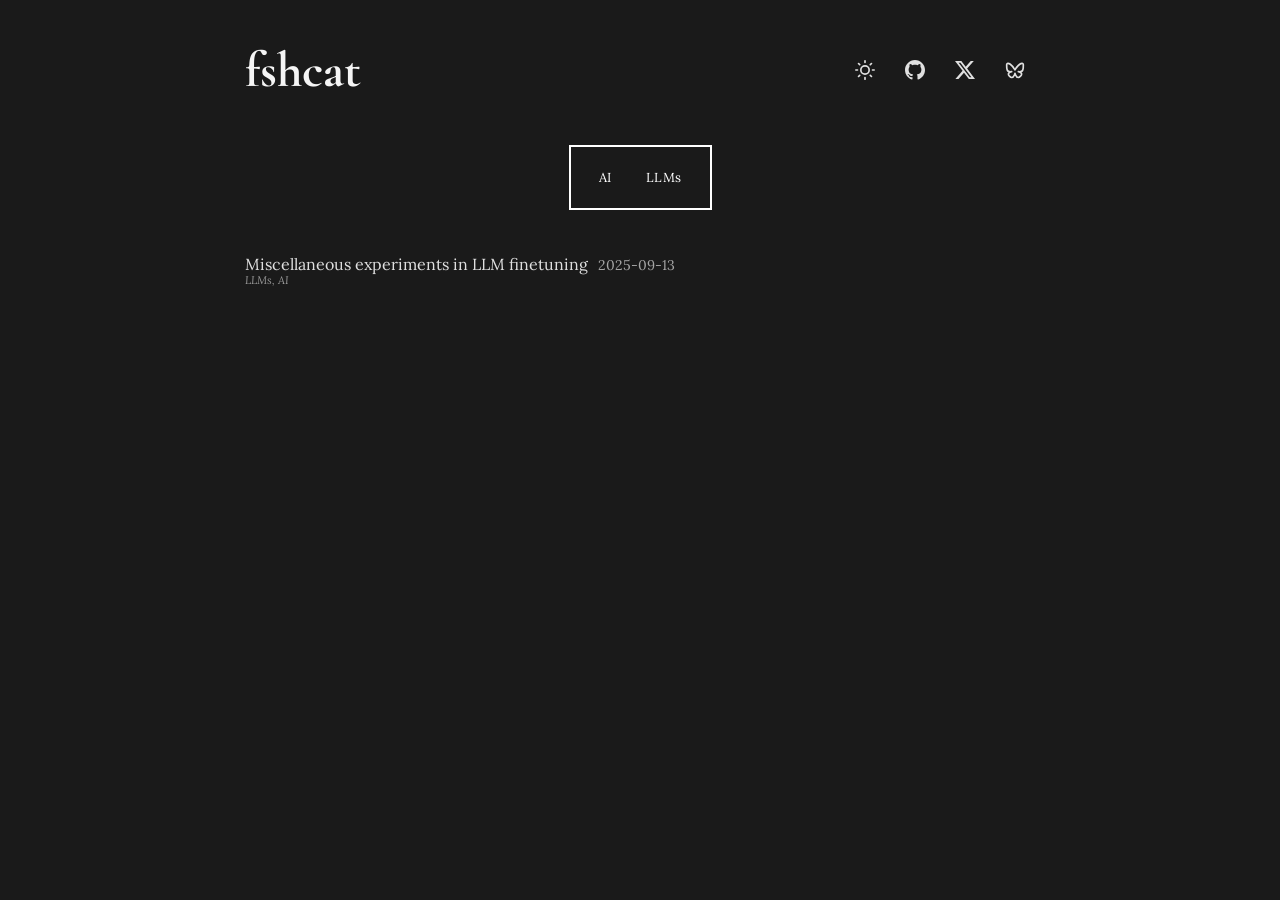
<file: index.html>
<!DOCTYPE html>
<html lang="en">
<head>
    <meta charset="UTF-8">
    <meta name="viewport" content="width=device-width, initial-scale=1.0">
    <title>fshcat</title>
    <link rel="preconnect" href="https://fonts.googleapis.com">
    <link rel="preconnect" href="https://fonts.gstatic.com" crossorigin>
    <link href="https://fonts.googleapis.com/css2?family=Cormorant+Garamond:wght@700&family=Lora:ital,wght@0,400;0,700;1,400;1,700&display=swap" rel="stylesheet">
    
    <!-- Shared styles -->
    <link rel="stylesheet" href="styles/main.css">
    
    <!-- Page-specific styles for the portfolio grid -->
    <style>
        /* Grid-specific styles for main page only */
        .container {
            display: grid;
            grid-template-rows: auto auto 1fr;
            gap: 20px;
            min-height: calc(100vh - 30px);
        }

        .section {
            border: 1px solid var(--border-color);
            padding: 15px;
        }

        /* Header Section Override */
        .header {
            display: flex;
            align-items: center;
            justify-content: space-between;
            border: none;
            border-bottom: none;
            padding: 15px;
            margin-bottom: 0;
            flex-wrap: wrap;
            gap: 15px;
        }

        .name {
            font-family: 'Cormorant Garamond', Georgia, serif;
            font-size: clamp(32px, 8vw, 50px);
            font-weight: 700;
            color: var(--text-bright);
        }

        .social-links {
            display: flex;
            gap: 10px;
            align-items: center;
            flex-wrap: wrap;
        }

        .social-links a,
        .theme-toggle {
            color: var(--text-color);
            text-decoration: none;
            padding: 6px 10px;
            transition: all 0.2s ease;
            font-size: 15px;
            display: inline-flex;
            align-items: center;
            justify-content: center;
            background: none;
            border: none;
            cursor: pointer;
            font-family: inherit;
        }

        .social-links a:hover,
        .theme-toggle:hover {
            background: var(--link-hover-bg);
            color: var(--link-hover-color);
        }

        .social-links svg,
        .theme-toggle svg {
            width: 20px;
            height: 20px;
            transition: all 0.2s ease;
        }

        .social-links a:hover svg,
        .theme-toggle:hover svg {
            fill: var(--link-hover-color);
            stroke: var(--link-hover-color);
        }

        /* Filter Section */
        .filter-section {
            border: 2px solid var(--filter-border);
            text-align: center;
            background: var(--filter-bg);
            margin: 0 auto;
            max-width: calc(100% - 4px);
        }

        .tags {
            display: flex;
            flex-wrap: wrap;
            gap: 8px;
            justify-content: center;
        }

        .tag {
            background: transparent;
            border: 1px solid transparent;
            color: var(--tag-color);
            padding: 6px 12px;
            cursor: pointer;
            transition: all 0.2s ease;
            font-family: inherit;
            font-size: 13px;
            letter-spacing: 0.5px;
        }

        .tag:hover {
            background: var(--tag-hover-bg);
        }

        .tag.active {
            background: var(--tag-active-bg);
            color: var(--tag-active-color);
        }

        /* Projects Section */
        .projects-section {
            border: none;
            min-height: 200px;
        }

        .projects-list {
            list-style: none;
        }

        .project-item {
            padding: 8px 0;
            border-bottom: 1px solid var(--project-border);
            transition: opacity 0.3s ease;
        }

        .project-item:last-child {
            border-bottom: none;
        }

        .project-item.hidden {
            display: none;
        }

        .project-link {
            color: var(--text-color);
            text-decoration: none;
            display: block;
            padding: 2px 0;
            font-size: 16px;
            transition: color 0.2s ease;
            line-height: 1.2;
        }

        .project-link:hover {
            text-decoration: underline;
            color: var(--text-bright);
        }

        .project-tags {
            font-size: 11px;
            color: var(--text-light);
            margin-top: -2px;
            font-style: italic;
            line-height: 1.2;
        }

        /* Additional variables for main page */
        :root {
            --filter-border: black;
            --filter-bg: transparent;
            --tag-color: black;
            --tag-hover-bg: rgba(0, 0, 0, 0.1);
            --tag-active-bg: black;
            --tag-active-color: white;
            --project-border: black;
            --project-tag-color: black;
        }

        [data-theme="dark"] {
            --filter-border: white;
            --filter-bg: transparent;
            --tag-color: white;
            --tag-hover-bg: rgba(255, 255, 255, 0.1);
            --tag-active-bg: white;
            --tag-active-color: #1a1a1a;
            --project-border: #444;
            --project-tag-color: #999;
        }

        /* Mobile Responsiveness */
        @media (max-width: 768px) {
            .header {
                justify-content: center;
                text-align: center;
            }

            .social-links {
                justify-content: center;
            }

            .social-links a, 
            .theme-toggle {
                padding: 5px 7px;
                font-size: 13px;
            }

            .tags {
                gap: 6px;
            }

            .tag {
                padding: 5px 10px;
                font-size: 12px;
            }

            .section {
                padding: 12px;
            }

            .container {
                gap: 15px;
            }
        }
    </style>
    
    <script>
        // Check theme preference immediately to prevent flash
        (function() {
            const savedTheme = localStorage.getItem('theme');
            const isDarkMode = savedTheme ? savedTheme === 'dark' : true; // Default to dark
            
            if (isDarkMode) {
                document.documentElement.setAttribute('data-theme', 'dark');
            } else {
                document.documentElement.removeAttribute('data-theme');
            }
        })();
    </script>
</head>
<body>
    <div class="container">
        <!-- Header Section -->
        <header class="section header">
            <h1 class="name">fshcat</h1>
            <nav class="social-links">
                <button class="theme-toggle" id="theme-toggle" aria-label="Toggle theme">
                    <svg viewBox="0 0 24 24" fill="none" stroke="currentColor" stroke-width="2" stroke-linecap="round" stroke-linejoin="round">
                        <path d="M21 12.79A9 9 0 1 1 11.21 3 7 7 0 0 0 21 12.79z"/>
                    </svg>
                </button>
                <a href="https://github.com/fshcat" target="_blank" rel="noopener" aria-label="GitHub">
                    <svg viewBox="0 0 24 24" fill="currentColor">
                        <path d="M12 0c-6.626 0-12 5.373-12 12 0 5.302 3.438 9.8 8.207 11.387.599.111.793-.261.793-.577v-2.234c-3.338.726-4.033-1.416-4.033-1.416-.546-1.387-1.333-1.756-1.333-1.756-1.089-.745.083-.729.083-.729 1.205.084 1.839 1.237 1.839 1.237 1.07 1.834 2.807 1.304 3.492.997.107-.775.418-1.305.762-1.604-2.665-.305-5.467-1.334-5.467-5.931 0-1.311.469-2.381 1.236-3.221-.124-.303-.535-1.524.117-3.176 0 0 1.008-.322 3.301 1.23.957-.266 1.983-.399 3.003-.404 1.02.005 2.047.138 3.006.404 2.291-1.552 3.297-1.23 3.297-1.23.653 1.653.242 2.874.118 3.176.77.84 1.235 1.911 1.235 3.221 0 4.609-2.807 5.624-5.479 5.921.43.372.823 1.102.823 2.222v3.293c0 .319.192.694.801.576 4.765-1.589 8.199-6.086 8.199-11.386 0-6.627-5.373-12-12-12z"/>
                    </svg>
                </a>
                <a href="https://x.com/fshcat" target="_blank" rel="noopener" aria-label="X (Twitter)">
                    <svg viewBox="0 0 24 24" fill="currentColor">
                        <path d="M18.901 1.153h3.68l-8.04 9.19L24 22.846h-7.406l-5.8-7.584-6.638 7.584H.474l8.6-9.83L0 1.154h7.594l5.243 6.932L18.901 1.153ZM17.61 20.644h2.039L6.486 3.24H4.298L17.61 20.644Z"/>
                    </svg>
                </a>
                <a href="https://bsky.app/profile/fshcat.bsky.social" target="_blank" rel="noopener" aria-label="Bluesky">
                    <svg viewBox="0 0 24 24" fill="none" stroke="currentColor" stroke-width="2" stroke-linecap="round" stroke-linejoin="round">
                        <path d="M6.335 5.144c-1.654-1.199-4.335-2.127-4.335.826c0 .59.35 4.953.556 5.661c.713 2.463 3.13 2.75 5.444 2.369c-4.045.665-4.889 3.208-2.667 5.41c1.03 1.018 1.913 1.59 2.667 1.59c2 0 3.134-2.769 3.5-3.5c.333-.667.5-1.167.5-1.5c0 .333.167.833.5 1.5c.366.731 1.5 3.5 3.5 3.5c.754 0 1.637-.571 2.667-1.59c2.222-2.203 1.378-4.746-2.667-5.41c2.314.38 4.73.094 5.444-2.369c.206-.708.556-5.072.556-5.661c0-2.953-2.68-2.025-4.335-.826c-2.293 1.662-4.76 5.048-5.665 6.856c-.905-1.808-3.372-5.194-5.665-6.856z"/>
                    </svg>
                </a>
            </nav>
        </header>

        <!-- Filter Section -->
        <section class="section filter-section">
            <div class="tags" id="tags-container" role="group" aria-label="Project filters">
                <!-- Tags will be generated by JavaScript -->
            </div>
        </section>

        <!-- Projects Section -->
        <main class="section projects-section">
            <ul class="projects-list" id="projects-list" role="list">
                <!-- Projects will be generated by JavaScript -->
            </ul>
        </main>
    </div>

    <script>
        // Application state with localStorage integration
        const AppState = {
            isDarkMode: true, // Default to dark mode
            activeTags: new Set(),
            
            // Initialize theme from localStorage
            initTheme() {
                const savedTheme = localStorage.getItem('theme');
                this.isDarkMode = savedTheme ? savedTheme === 'dark' : true;
                this.setTheme(this.isDarkMode);
            },
            
            setTheme(darkMode) {
                this.isDarkMode = darkMode;
                if (darkMode) {
                    document.documentElement.setAttribute('data-theme', 'dark');
                    localStorage.setItem('theme', 'dark');
                } else {
                    document.documentElement.removeAttribute('data-theme');
                    localStorage.setItem('theme', 'light');
                }
            },
            
            toggleTheme() {
                this.setTheme(!this.isDarkMode);
            }
        };

        // Project data - THIS WILL BE AUTOMATICALLY UPDATED BY update_index.py
        const PROJECTS = [
            {
                title: "Miscellaneous experiments in LLM finetuning",
                url: "misc-llm-experiments/",
                tags: ["LLMs", "AI"],
                date: "2025-09-13"
            }
        
        
        
        
        
        
        
        
        
        
        


        ];

        // Get all unique tags, sorted alphabetically
        const ALL_TAGS = [...new Set(PROJECTS.flatMap(project => project.tags))].sort();

        // Theme management
        const ThemeManager = {
            init() {
                AppState.initTheme();
                this.setupThemeToggle();
            },
            
            setupThemeToggle() {
                const themeToggle = document.getElementById('theme-toggle');
                
                const sunIcon = `<svg viewBox="0 0 24 24" fill="none" stroke="currentColor" stroke-width="2" stroke-linecap="round" stroke-linejoin="round">
                    <circle cx="12" cy="12" r="5"/>
                    <path d="M12 1v2M12 21v2M4.22 4.22l1.42 1.42M18.36 18.36l1.42 1.42M1 12h2M21 12h2M4.22 19.78l1.42-1.42M18.36 5.64l1.42-1.42"/>
                </svg>`;
                
                const moonIcon = `<svg viewBox="0 0 24 24" fill="none" stroke="currentColor" stroke-width="2" stroke-linecap="round" stroke-linejoin="round">
                    <path d="M21 12.79A9 9 0 1 1 11.21 3 7 7 0 0 0 21 12.79z"/>
                </svg>`;
                
                // Set initial icon
                this.updateToggleIcon(themeToggle, sunIcon, moonIcon);
                
                // Add click handler
                themeToggle.addEventListener('click', () => {
                    AppState.toggleTheme();
                    this.updateToggleIcon(themeToggle, sunIcon, moonIcon);
                });
            },
            
            updateToggleIcon(toggle, sunIcon, moonIcon) {
                toggle.innerHTML = AppState.isDarkMode ? sunIcon : moonIcon;
                toggle.setAttribute('aria-label', AppState.isDarkMode ? 'Switch to light mode' : 'Switch to dark mode');
            }
        };

        // Tags management
        const TagsManager = {
            init() {
                this.render();
                this.setupEventListeners();
            },
            
            render() {
                const container = document.getElementById('tags-container');
                container.innerHTML = '';
                
                ALL_TAGS.forEach(tag => {
                    const tagElement = document.createElement('button');
                    tagElement.className = 'tag';
                    tagElement.textContent = tag;
                    tagElement.setAttribute('aria-pressed', 'false');
                    tagElement.dataset.tag = tag;
                    container.appendChild(tagElement);
                });
            },
            
            setupEventListeners() {
                const container = document.getElementById('tags-container');
                container.addEventListener('click', (e) => {
                    if (e.target.classList.contains('tag')) {
                        this.toggleTag(e.target.dataset.tag);
                    }
                });
            },
            
            toggleTag(tag) {
                if (AppState.activeTags.has(tag)) {
                    AppState.activeTags.delete(tag);
                } else {
                    AppState.activeTags.add(tag);
                }
                
                this.updateUI();
                ProjectsManager.filter();
            },
            
            updateUI() {
                const tagElements = document.querySelectorAll('.tag');
                tagElements.forEach(tagElement => {
                    const isActive = AppState.activeTags.has(tagElement.dataset.tag);
                    tagElement.classList.toggle('active', isActive);
                    tagElement.setAttribute('aria-pressed', isActive.toString());
                });
            }
        };

        // Projects management
        const ProjectsManager = {
            init() {
                this.render();
            },
            
            render() {
                const container = document.getElementById('projects-list');
                container.innerHTML = '';
                
                PROJECTS.forEach(project => {
                    const listItem = document.createElement('li');
                    listItem.className = 'project-item';
                    listItem.dataset.tags = project.tags.join(',');
                    
                    listItem.innerHTML = `
                        <div style="display: flex; align-items: baseline; gap: 10px; flex-wrap: wrap;">
                            <a href="${project.url}" class="project-link">${project.title}</a>
                            <time style="font-size: 14px; color: var(--text-color); opacity: 0.7;">${project.date}</time>
                        </div>
                        <div class="project-tags">${project.tags.join(', ')}</div>
                    `;
                    
                    container.appendChild(listItem);
                });
            },
            
            filter() {
                const projectItems = document.querySelectorAll('.project-item');
                
                projectItems.forEach(item => {
                    const projectTags = item.dataset.tags.split(',');
                    
                    // Show all projects if no tags are active
                    if (AppState.activeTags.size === 0) {
                        item.classList.remove('hidden');
                    } else {
                        // Show project if it has ALL active tags (AND logic)
                        const hasAllTags = [...AppState.activeTags].every(tag => projectTags.includes(tag));
                        item.classList.toggle('hidden', !hasAllTags);
                    }
                });
            }
        };

        // Initialize application
        document.addEventListener('DOMContentLoaded', () => {
            ThemeManager.init();
            TagsManager.init();
            ProjectsManager.init();
        });
    </script>
</body>
</html>
</file>
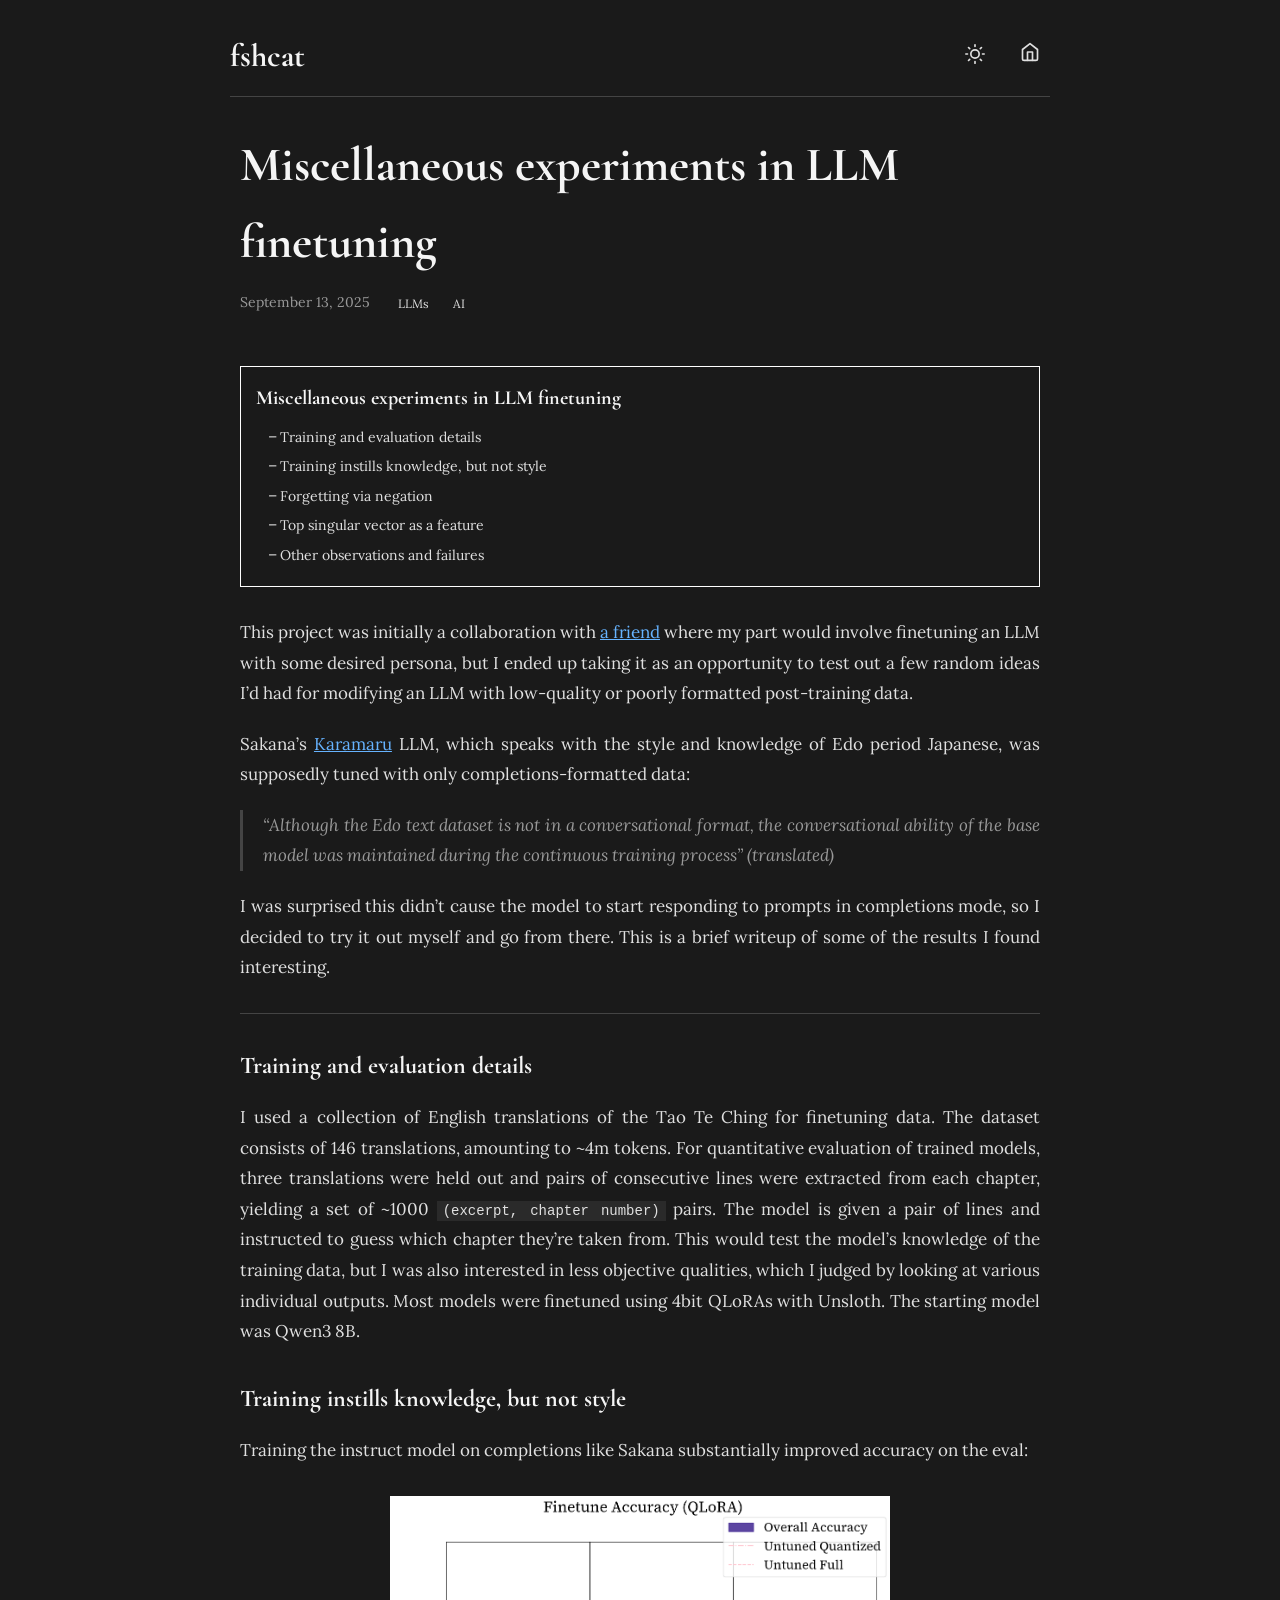
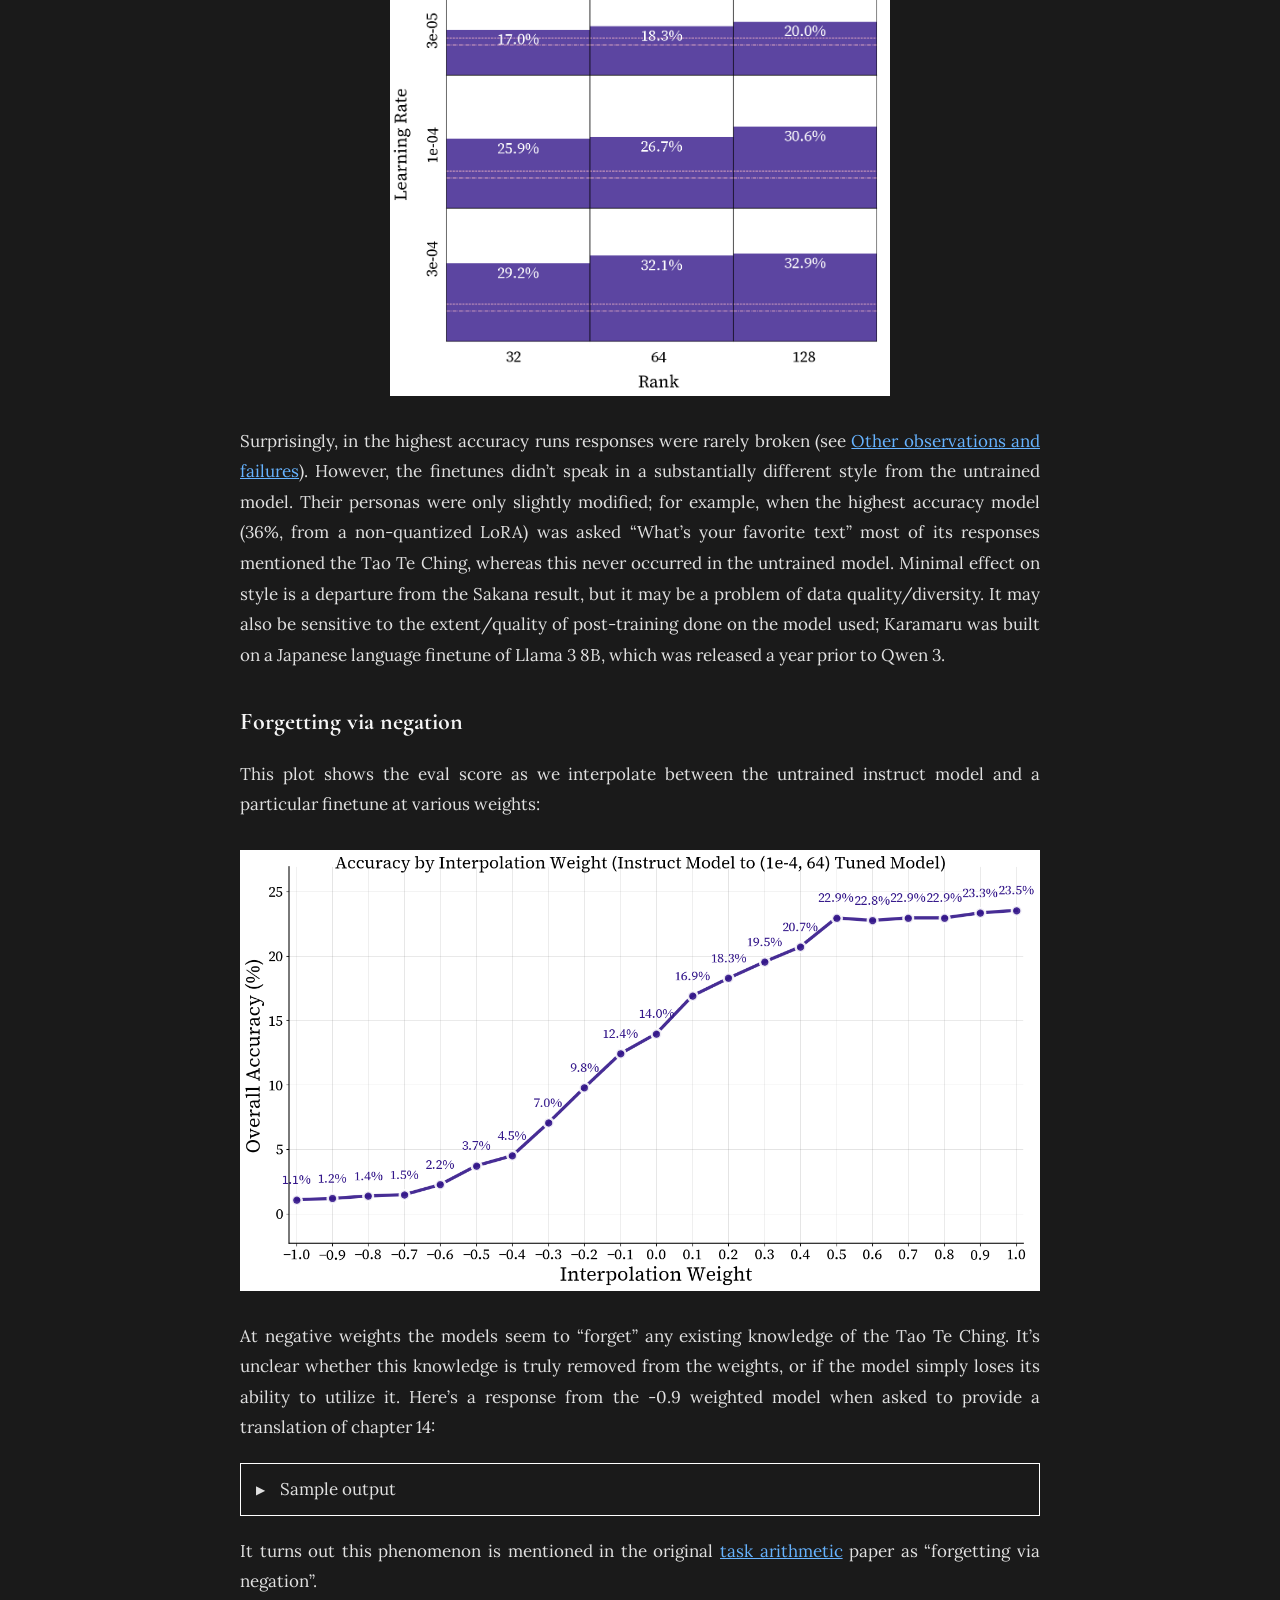
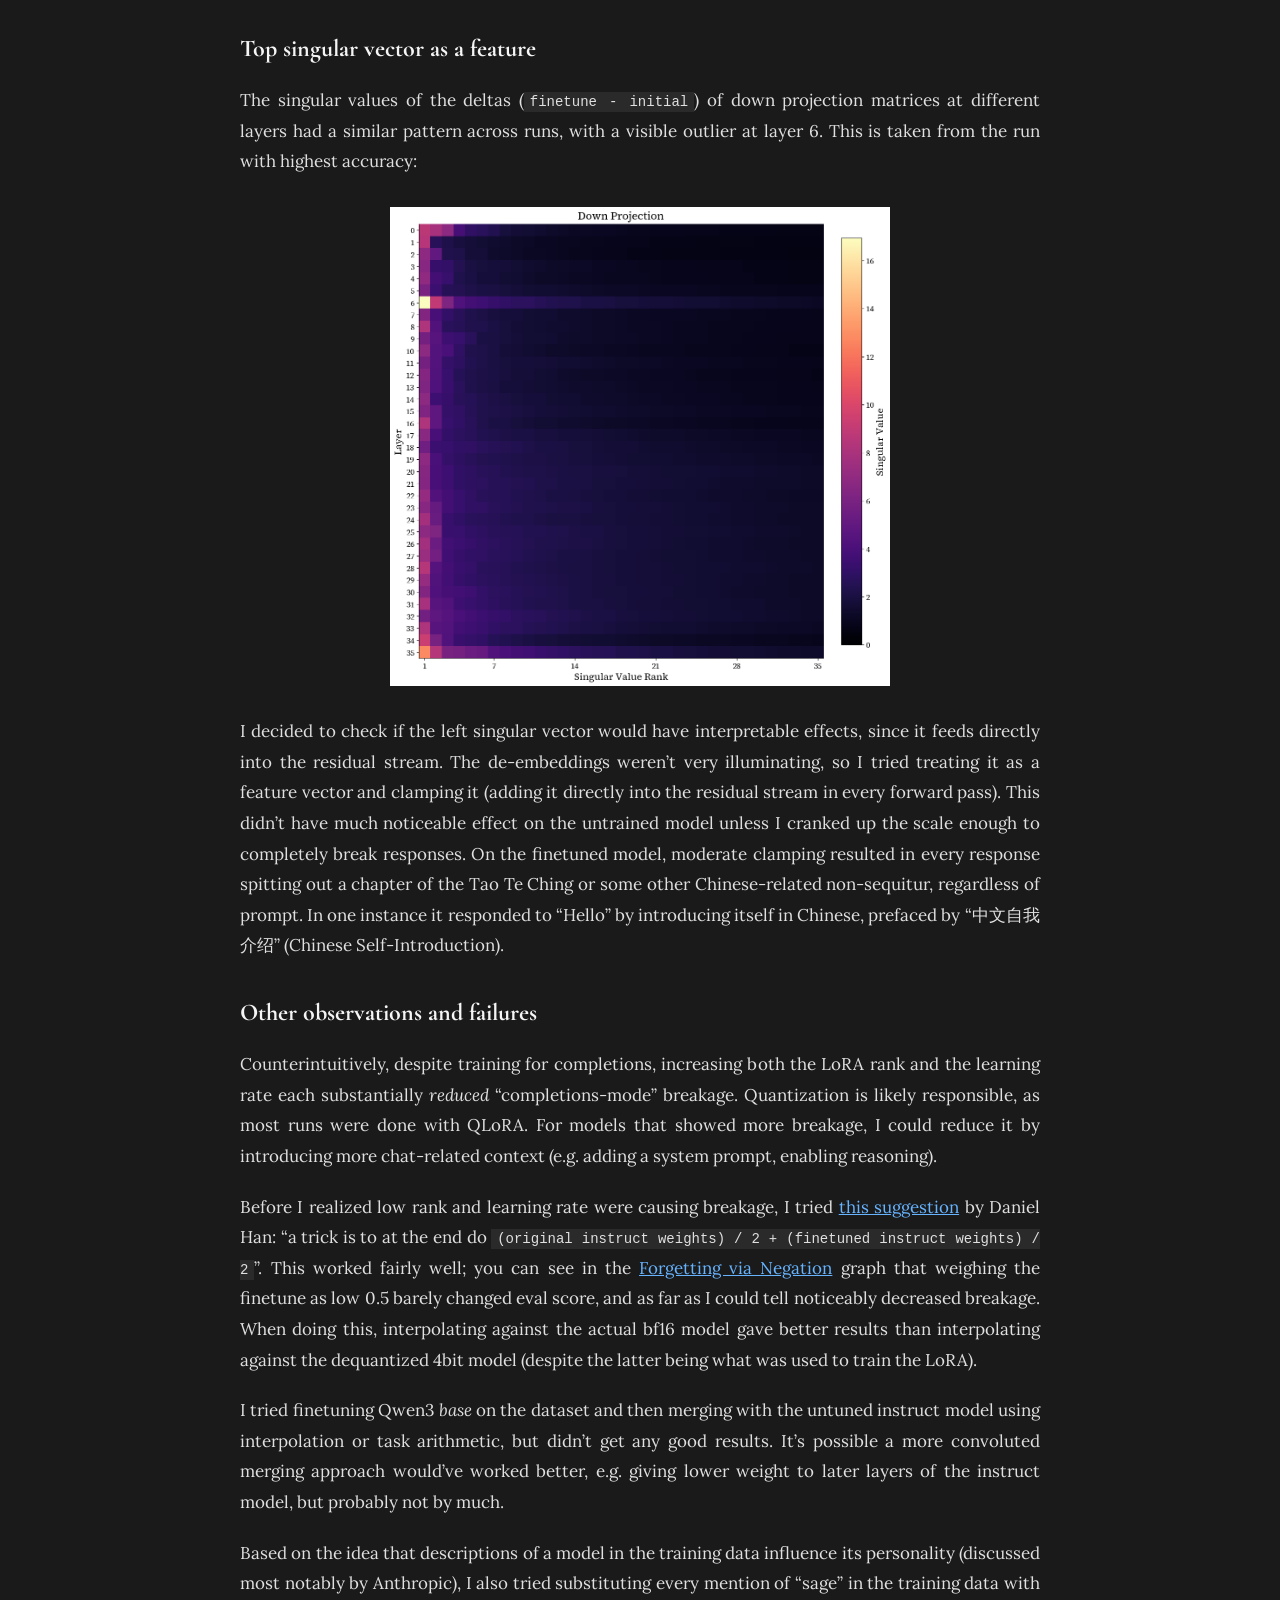
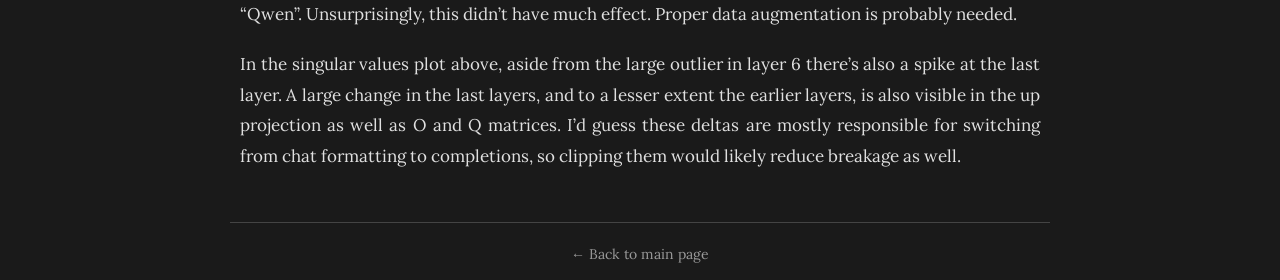
<file: misc-llm-experiments/index.html>
<!DOCTYPE html>
<html lang="en">
<head>
    <meta charset="UTF-8">
    <meta name="viewport" content="width=device-width, initial-scale=1.0">
    <title>Miscellaneous experiments in LLM finetuning - fshcat</title>
    <meta name="description" content="">
    <meta name="author" content="fshcat">
    <meta name="keywords" content="LLMs, AI">
    
    <!-- Font imports -->
    <link rel="preconnect" href="https://fonts.googleapis.com">
    <link rel="preconnect" href="https://fonts.gstatic.com" crossorigin>
    <link href="https://fonts.googleapis.com/css2?family=Cormorant+Garamond:wght@700&family=Lora:ital,wght@0,400;0,700;1,400;1,700&display=swap" rel="stylesheet">
    
    <!-- Shared styles -->
    <link rel="stylesheet" href="../styles/main.css">
    
    <!-- Theme detection -->
    <script>
        (function() {
            const savedTheme = localStorage.getItem('theme');
            const isDarkMode = savedTheme ? savedTheme === 'dark' : true;
            if (isDarkMode) {
                document.documentElement.setAttribute('data-theme', 'dark');
            }
        })();
    </script>
</head>
<body>
    <header class="header">
        <a href="../" class="site-title">fshcat</a>
        <nav class="nav-links">
            <button class="theme-toggle" id="theme-toggle" aria-label="Toggle theme">
                <svg viewBox="0 0 24 24" fill="none" stroke="currentColor" stroke-width="2" stroke-linecap="round" stroke-linejoin="round">
                    <path d="M21 12.79A9 9 0 1 1 11.21 3 7 7 0 0 0 21 12.79z"/>
                </svg>
            </button>
            <a href="../" aria-label="Home">
                <svg viewBox="0 0 24 24" fill="none" stroke="currentColor" stroke-width="2" stroke-linecap="round" stroke-linejoin="round" width="20" height="20">
                    <path d="M3 9l9-7 9 7v11a2 2 0 0 1-2 2H5a2 2 0 0 1-2-2z"/>
                    <polyline points="9,22 9,12 15,12 15,22"/>
                </svg>
            </a>
        </nav>
    </header>
    
    <main class="content-wrapper">
        <div class="content">
            <div class="project-header">
                <h1 class="project-title" id="top">Miscellaneous experiments in LLM finetuning</h1>
                <div class="project-meta">
                    <time>September 13, 2025</time>
                    <div class="project-tags">
                        <span class="tag">LLMs</span>
<span class="tag">AI</span>
                    </div>
                </div>
            </div>

            <aside class="toc-sidebar">
                <nav class="toc">
<h2 class="toc-title"><a href="#top">Miscellaneous experiments in LLM finetuning</a></h2>
<ul class="toc-list">
<ul>
<ul>
<ul>
<li class="toc-level-3"><a href="#training-and-evaluation-details">Training and evaluation details</a></li>
<li class="toc-level-3"><a href="#training-instills-knowledge-but-not-style">Training instills knowledge, but not style</a></li>
<li class="toc-level-3"><a href="#forgetting-via-negation">Forgetting via negation</a></li>
<li class="toc-level-3"><a href="#top-singular-vector-as-a-feature">Top singular vector as a feature</a></li>
<li class="toc-level-3"><a href="#other-observations-and-failures">Other observations and failures</a></li>
</ul>
</ul>
</ul>
</ul>
</nav>

            </aside>

            <article class="article-content">
                <p>This project was initially a collaboration with <a href="https://ivyzhang.me/">a friend</a> where my part would involve finetuning an LLM with some desired persona, but I ended up taking it as an opportunity to test out a few random ideas I&rsquo;d had for modifying an LLM with low-quality or poorly formatted post-training data.</p>
<p>Sakana&rsquo;s <a href="https://sakana.ai/karamaru/">Karamaru</a> LLM, which speaks with the style and knowledge of Edo period Japanese, was supposedly tuned with only completions-formatted data:</p>
<blockquote>
<p>&ldquo;Although the Edo text dataset is not in a conversational format, the conversational ability of the base model was maintained during the continuous training process&rdquo; (translated)</p>
</blockquote>
<p>I was surprised this didn&rsquo;t cause the model to start responding to prompts in completions mode, so I decided to try it out myself and go from there. This is a brief writeup of some of the results I found interesting.</p>
<hr />
<h3 id="training-and-evaluation-details">Training and evaluation details</h3>
<p>I used a collection of English translations of the Tao Te Ching for finetuning data. The dataset consists of 146 translations, amounting to ~4m tokens. For quantitative evaluation of trained models, three translations were held out and pairs of consecutive lines were extracted from each chapter, yielding a set of ~1000 <code>(excerpt, chapter number)</code> pairs. The model is given a pair of lines and instructed to guess which chapter they&rsquo;re taken from. This would test the model&rsquo;s knowledge of the training data, but I was also interested in less objective qualities, which I judged by looking at various individual outputs. Most models were finetuned using 4bit QLoRAs with Unsloth. The starting model was Qwen3 8B.</p>
<h3 id="training-instills-knowledge-but-not-style">Training instills knowledge, but not style</h3>
<p>Training the instruct model on completions like Sakana substantially improved accuracy on the eval:</p>
<p><img src="assets/Untitled 33.png" alt="Untitled 33.png" style="width: 500px; max-width: 100%; height: auto;"></p>
<p>Surprisingly, in the highest accuracy runs responses were rarely broken (see <a href="#other-observations-and-failures">Other observations and failures</a>). However, the finetunes didn&rsquo;t speak in a substantially different style from the untrained model. Their personas were only slightly modified; for example, when the highest accuracy model (36%, from a non-quantized LoRA) was asked &ldquo;What&rsquo;s your favorite text&rdquo; most of its responses mentioned the Tao Te Ching, whereas this never occurred in the untrained model. Minimal effect on style is a departure from the Sakana result, but it may be a problem of data quality/diversity. It may also be sensitive to the extent/quality of post-training done on the model used; Karamaru was built on a Japanese language finetune of Llama 3 8B, which was released a year prior to Qwen 3. </p>
<h3 id="forgetting-via-negation">Forgetting via negation</h3>
<p>This plot shows the eval score as we interpolate between the untrained instruct model and a particular finetune at various weights:</p>
<p><img alt="Untitled 27.png" src="assets/Untitled 27.png" /></p>
<p>At negative weights the models seem to &ldquo;forget&rdquo; any existing knowledge of the Tao Te Ching. It&rsquo;s unclear whether this knowledge is truly removed from the weights, or if the model simply loses its ability to utilize it. Here&rsquo;s a response from the -0.9 weighted model when asked to provide a translation of chapter 14:</p>
<details class="admonition quote">
<summary>Sample output</summary>
<p>The 14th chapter of the <em>Tao Te Ching</em> (《道德经》) is part of the Daoist classic attributed to老子 (Lao Tzu). The original text is in classical Chinese, and the translation can vary depending on the version. Below is a commonly accepted translation of the 14th chapter from the Tao Te Ching:</p>
<hr />
<p><strong>Chapter 14:</strong></p>
<p><strong>&rdquo; (14)</strong><br />
<strong>(14)</strong><br />
<strong>(14)</strong><br />
<strong>(1, 2, 3, 4, 5, 6, 7, 8, 9, 10, 11, 12, 13, 14)</strong></p>
<p>Wait, it seems there may be a confusion here. The Tao Te Ching has only 87 chapters, but in some traditional classifications, the text is divided into two parts: the &ldquo;道德&rdquo; (Dao and Virtue) section, which has 87 chapters, and the &ldquo;Tao&rdquo; and &rdquo; virtue&rdquo; are the main themes.</p>
<p>However, the 14th chapter is often considered part of the &ldquo;Tao&rdquo; section, and the text is usually translated as follows:</p>
<p><strong>Chapter 14:</strong></p>
<p><strong>(14)</strong><br />
<strong>(14)</strong><br />
<strong>(14)</strong><br />
<strong>(14)</strong><br />
<strong>(14)</strong><br />
<strong>(14)</strong><br />
<strong>(14)</strong><br />
<strong>(14)</strong><br />
<strong>(14)</strong><br />
<strong>(14)</strong><br />
<strong>(14)</strong><br />
<strong>(14)</strong><br />
<strong>(14)</strong><br />
<strong>(14)</strong><br />
<strong>(14)</strong><br />
<strong>(14)</strong>  </p>
<p>It appears that there may be an error in the request. The 14th chapter of the Tao Te Ching is actually known as:</p>
<p><strong>Chapter 14:</strong></p>
<p><strong>&rdquo; (14)&rdquo;</strong></p>
<p>Wait, I think there&rsquo;s a misunderstanding. Let me clarify.</p>
<p>The Tao Te Ching (《道德经》) is traditionally divided into two parts: the &ldquo;Dao&rdquo; (道) and the &rdquo; virtue&rdquo; (德), with 87 chapters in total. The 14th chapter is part of the &ldquo;Dao&rdquo; section. Here is the standard translation of Chapter 14:</p>
<p><strong>Chapter 14:</strong></p>
<p><strong>&rdquo; (14)&rdquo;</strong></p>
<p>Actually, the 14th chapter is often translated as:</p>
<p><strong>Chapter 1, 2, 3, 4, 5, 6, 7, 8, 9, 10, 11, 12, 13, 14</strong> — this seems to be a confusion.</p>
<p>Let me provide the correct translation of Chapter 14 of the Tao Te Ching:</p>
<p><strong>Chapter 14:</strong></p>
<p><strong>&rdquo; (14)&rdquo;</strong></p>
<p>It seems that the original text may not be available in this format. However, &hellip; (continues indefinitely)</p>
</details>
<p>It turns out this phenomenon is mentioned in the original <a href="https://arxiv.org/abs/2212.04089">task arithmetic</a> paper as &ldquo;forgetting via negation&rdquo;.</p>
<h3 id="top-singular-vector-as-a-feature">Top singular vector as a feature</h3>
<p>The singular values of the deltas (<code>finetune - initial</code>) of down projection matrices at different layers had a similar pattern across runs, with a visible outlier at layer 6. This is taken from the run with highest accuracy:</p>
<p><img src="assets/Untitled 31.png" alt="Untitled 31.png" style="width: 500px; max-width: 100%; height: auto;"></p>
<p>I decided to check if the left singular vector would have interpretable effects, since it feeds directly into the residual stream. The de-embeddings weren&rsquo;t very illuminating, so I tried treating it as a feature vector and clamping it (adding it directly into the residual stream in every forward pass). This didn&rsquo;t have much noticeable effect on the untrained model unless I cranked up the scale enough to completely break responses. On the finetuned model, moderate clamping resulted in every response spitting out a chapter of the Tao Te Ching or some other Chinese-related non-sequitur, regardless of prompt. In one instance it responded to &ldquo;Hello&rdquo; by introducing itself in Chinese, prefaced by &ldquo;中文自我介绍&rdquo; (Chinese Self-Introduction).</p>
<h3 id="other-observations-and-failures">Other observations and failures</h3>
<p>Counterintuitively, despite training for completions, increasing both the LoRA rank and the learning rate each substantially <em>reduced</em> &ldquo;completions-mode&rdquo; breakage. Quantization is likely responsible, as most runs were done with QLoRA. For models that showed more breakage, I could reduce it by introducing more chat-related context (e.g. adding a system prompt, enabling reasoning).</p>
<p>Before I realized low rank and learning rate were causing breakage, I tried <a href="https://github.com/unslothai/unsloth/issues/1405">this suggestion</a> by Daniel Han: &ldquo;a trick is to at the end do <code>(original instruct weights) / 2 + (finetuned instruct weights) / 2</code>&rdquo;. This worked fairly well; you can see in the <a href="#forgetting-via-negation">Forgetting via Negation</a> graph that weighing the finetune as low 0.5 barely changed eval score, and as far as I could tell noticeably decreased breakage. When doing this, interpolating against the actual bf16 model gave better results than interpolating against the dequantized 4bit model (despite the latter being what was used to train the LoRA).</p>
<p>I tried finetuning Qwen3 <em>base</em> on the dataset and then merging with the untuned instruct model using interpolation or task arithmetic, but didn&rsquo;t get any good results. It&rsquo;s possible a more convoluted merging approach would&rsquo;ve worked better, e.g. giving lower weight to later layers of the instruct model, but probably not by much.</p>
<p>Based on the idea that descriptions of a model in the training data influence its personality (discussed most notably by Anthropic), I also tried substituting every mention of &ldquo;sage&rdquo; in the training data with &ldquo;Qwen&rdquo;. Unsurprisingly, this didn&rsquo;t have much effect. Proper data augmentation is probably needed. </p>
<p>In the singular values plot above, aside from the large outlier in layer 6 there&rsquo;s also a spike at the last layer. A large change in the last layers, and to a lesser extent the earlier layers, is also visible in the up projection as well as O and Q matrices. I&rsquo;d guess these deltas are mostly responsible for switching from chat formatting to completions, so clipping them would likely reduce breakage as well. </p>
            </article>
        </div>
    </main>
    
    <footer class="footer">
        <p><a href="../">← Back to main page</a></p>
    </footer>
    
    <script>
        // Theme toggle functionality
        const themeToggle = document.getElementById('theme-toggle');
        const sunIcon = '<svg viewBox="0 0 24 24" fill="none" stroke="currentColor" stroke-width="2" stroke-linecap="round" stroke-linejoin="round"><circle cx="12" cy="12" r="5"/><path d="M12 1v2M12 21v2M4.22 4.22l1.42 1.42M18.36 18.36l1.42 1.42M1 12h2M21 12h2M4.22 19.78l1.42-1.42M18.36 5.64l1.42-1.42"/></svg>';
        const moonIcon = '<svg viewBox="0 0 24 24" fill="none" stroke="currentColor" stroke-width="2" stroke-linecap="round" stroke-linejoin="round"><path d="M21 12.79A9 9 0 1 1 11.21 3 7 7 0 0 0 21 12.79z"/></svg>';
        
        function updateThemeIcon() {
            const isDarkMode = document.documentElement.hasAttribute('data-theme');
            themeToggle.innerHTML = isDarkMode ? sunIcon : moonIcon;
        }
        
        updateThemeIcon();
        
        themeToggle.addEventListener('click', () => {
            const isDarkMode = document.documentElement.hasAttribute('data-theme');
            if (isDarkMode) {
                document.documentElement.removeAttribute('data-theme');
                localStorage.setItem('theme', 'light');
            } else {
                document.documentElement.setAttribute('data-theme', 'dark');
                localStorage.setItem('theme', 'dark');
            }
            updateThemeIcon();
        });
        
        // TOC Active Section Highlighting and Sticky Behavior
        document.addEventListener('DOMContentLoaded', () => {
            const tocSidebar = document.querySelector('.toc-sidebar');
            const tocLinks = document.querySelectorAll('.toc-list a');
            const headers = document.querySelectorAll('h1[id], h2[id], h3[id]');
            const header = document.querySelector('.header');

            if (!tocSidebar || tocLinks.length === 0 || headers.length === 0) return;

            let isCurrentlySticky = false; // Track state to avoid unnecessary changes

            function updateActiveLink() {
                let current = '';
                
                headers.forEach(header => {
                    const rect = header.getBoundingClientRect();
                    if (rect.top <= 100) {
                        current = header.getAttribute('id');
                    }
                });
                
                tocLinks.forEach(link => {
                    link.classList.remove('active');
                    if (link.getAttribute('href') === '#' + current) {
                        link.classList.add('active');
                    }
                });
            }
            
            // Sticky TOC behavior
            function updateStickyToc() {
                if (window.innerWidth <= 1400) {
                    // Reset sticky state on mobile
                    if (isCurrentlySticky) {
                        tocSidebar.classList.remove('sticky');
                        tocSidebar.style.left = '';
                        isCurrentlySticky = false;
                    }
                    return;
                }

                const headerRect = header.getBoundingClientRect();
                const headerBottom = headerRect.bottom;
                const shouldBeSticky = headerBottom <= 0;

                if (shouldBeSticky && !isCurrentlySticky) {
                    // Calculate the exact left position before making it sticky
                    const currentRect = tocSidebar.getBoundingClientRect();
                    const currentLeft = currentRect.left;

                    tocSidebar.classList.add('sticky');
                    tocSidebar.style.left = currentLeft + 'px';
                    isCurrentlySticky = true;
                } else if (!shouldBeSticky && isCurrentlySticky) {
                    tocSidebar.classList.remove('sticky');
                    tocSidebar.style.left = ''; // Reset to CSS value
                    isCurrentlySticky = false;
                }
            }

            // Update on scroll
            let ticking = false;
            function onScroll() {
                if (!ticking) {
                    requestAnimationFrame(() => {
                        updateActiveLink();
                        updateStickyToc();
                        ticking = false;
                    });
                    ticking = true;
                }
            }
            
            window.addEventListener('scroll', onScroll);
            updateActiveLink(); // Initial update
            updateStickyToc(); // Initial sticky state

            // Update sticky behavior on resize
            window.addEventListener('resize', () => {
                // Reset sticky state and recalculate
                if (isCurrentlySticky) {
                    tocSidebar.classList.remove('sticky');
                    tocSidebar.style.left = '';
                    isCurrentlySticky = false;
                    // Recalculate on next frame
                    requestAnimationFrame(updateStickyToc);
                } else {
                    updateStickyToc();
                }
            });
            
            // Smooth scrolling for TOC links
            tocLinks.forEach(link => {
                link.addEventListener('click', (e) => {
                    e.preventDefault();
                    const targetId = link.getAttribute('href').substring(1);
                    const target = document.getElementById(targetId);
                    if (target) {
                        target.scrollIntoView({ behavior: 'smooth', block: 'start' });
                        // Update hash without scrolling
                        setTimeout(() => {
                            history.pushState(null, null, '#' + targetId);
                        }, 100);
                    }
                });
            });
        });
    </script>
</body>
</html>
</file>
<file: styles/main.css>
/* Shared styles for portfolio site */
:root {
    /* Light theme colors */
    --bg-color: white;
    --text-color: black;
    --text-light: #666;
    --text-bright: black;
    --border-color: black;
    --code-bg: #f5f5f5;
    --link-color: #0066cc;
    --link-hover-bg: black;
    --link-hover-color: white;
}

[data-theme="dark"] {
    /* Dark theme colors */
    --bg-color: #1a1a1a;
    --text-color: #e0e0e0;
    --text-light: #999;
    --text-bright: #f5f5f5;
    --border-color: #444;
    --code-bg: #2a2a2a;
    --link-color: #66b3ff;
    --link-hover-bg: #f5f5f5;
    --link-hover-color: #1a1a1a;
}

* {
    margin: 0;
    padding: 0;
    box-sizing: border-box;
}

body {
    font-family: 'Lora', Georgia, serif;
    background: var(--bg-color);
    color: var(--text-color);
    line-height: 1.6;
    padding: 15px;
    max-width: 850px;
    margin: 0 auto;
    transition: background-color 0.3s ease, color 0.3s ease;
}

/* Header styles */
.header {
    display: flex;
    align-items: center;
    justify-content: space-between;
    padding: 15px 0;
    margin-bottom: 30px;
    border-bottom: 1px solid var(--border-color);
}

.site-title {
    font-family: 'Cormorant Garamond', Georgia, serif;
    font-size: 32px;
    font-weight: 700;
    color: var(--text-bright);
    text-decoration: none;
}

.site-title:hover {
    text-decoration: underline;
}

.nav-links {
    display: flex;
    gap: 15px;
    align-items: center;
}

.nav-links a, .theme-toggle {
    color: var(--text-color);
    text-decoration: none;
    padding: 6px 10px;
    transition: all 0.2s ease;
    font-size: 15px;
    background: none;
    border: none;
    cursor: pointer;
    font-family: inherit;
}

.nav-links a:hover, .theme-toggle:hover {
    background: var(--link-hover-bg);
    color: var(--link-hover-color);
}

.theme-toggle svg {
    width: 20px;
    height: 20px;
}

/* Main content styles - Wikipedia-like layout */
.content-wrapper {
    position: relative;
    margin-top: 20px;
}

.content {
    max-width: 850px;
    margin: 0 auto;
    padding: 0 10px;
    position: relative;
}

.toc-sidebar {
    position: absolute;
    left: calc(-260px - 20px);
    top: 0;
    width: 240px;
    height: fit-content;
    max-height: calc(100vh - 40px);
    overflow-y: auto;
    z-index: 10;
}

.toc-sidebar.sticky {
    position: fixed;
    top: 20px;
    /* Left position will be set dynamically by JavaScript */
}

.toc-sidebar:empty {
    display: none;
}

.project-header {
    margin-bottom: 30px;
    padding-bottom: 20px;
}

.project-title {
    font-family: 'Cormorant Garamond', Georgia, serif;
    font-size: clamp(36px, 5vw, 48px);
    font-weight: 700;
    margin-bottom: 10px;
    color: var(--text-bright);
}

.project-meta {
    display: flex;
    gap: 20px;
    flex-wrap: wrap;
    font-size: 14px;
    color: var(--text-light);
}

.project-tags {
    display: flex;
    gap: 8px;
    flex-wrap: wrap;
}

.tag {
    background: transparent;
    color: var(--text-color);
    padding: 3px 8px;
    font-size: 12px;
}

/* Article content styles */
.article-content {
    font-size: 17px;
    line-height: 1.8;
    text-align: justify;
    text-align-last: left;
    hyphens: auto;
    hyphenate-limit-chars: 6 3 3;
    hyphenate-limit-lines: 2;
}

.article-content h1,
.article-content h2,
.article-content h3,
.article-content h4,
.article-content h5,
.article-content h6 {
    font-family: 'Cormorant Garamond', Georgia, serif;
    font-weight: 700;
    margin: 30px 0 15px 0;
    color: var(--text-bright);
}

.article-content h1 { font-size: 36px; }
.article-content h2 { font-size: 30px; }
.article-content h3 { font-size: 24px; }
.article-content h4 { font-size: 20px; }

.article-content p {
    margin: 0 0 20px 0;
}

.article-content a {
    color: var(--link-color);
    text-decoration: underline;
}

.article-content a:hover {
    text-decoration: none;
}

.article-content img {
    max-width: 100%;
    height: auto;
    display: block;
    margin: 30px auto;
}

.article-content code {
    background: var(--code-bg);
    padding: 2px 6px;
    font-family: 'Monaco', 'Courier New', monospace;
    font-size: 14px;
}

.article-content pre {
    background: var(--code-bg);
    padding: 15px;
    overflow-x: auto;
    margin: 20px 0;
}

.article-content pre code {
    background: none;
    padding: 0;
}

.article-content blockquote {
    border-left: 3px solid var(--border-color);
    padding-left: 20px;
    margin: 20px 0;
    font-style: italic;
    color: var(--text-light);
}

.article-content ul,
.article-content ol {
    margin: 0 0 20px 30px;
}

.article-content li {
    margin-bottom: 8px;
}

.article-content hr {
    border: none;
    border-top: 1px solid var(--border-color);
    margin: 30px 0;
}

/* Footer */
.footer {
    margin-top: 50px;
    padding-top: 20px;
    border-top: 1px solid var(--border-color);
    text-align: center;
    font-size: 14px;
    color: var(--text-light);
}

.footer a {
    color: var(--text-light);
    text-decoration: none;
}

.footer a:hover {
    text-decoration: underline;
}

/* Table of Contents */
.toc {
    background: transparent;
    border: 1px solid;
    border-color: black;
    padding: 15px;
}

[data-theme="dark"] .toc {
    border-color: white;
}

.toc-title {
    font-family: 'Cormorant Garamond', Georgia, serif;
    font-size: 20px;
    font-weight: 700;
    margin: 0 0 10px 0;
    color: var(--text-bright);
}

.toc-title a {
    color: inherit;
    text-decoration: none;
}

.toc-title a:hover {
    text-decoration: underline;
}

.toc-list {
    list-style: none;
    margin: 0;
    padding: 0;
}

.toc-list ul {
    list-style: none;
    margin: 2px 0 2px 8px;
    padding: 0;
}

.toc-list li {
    margin: 3px 0;
}

/* Add bullet-style dashes for subheaders */
.toc-list .toc-level-2::before,
.toc-list .toc-level-3::before,
.toc-list .toc-level-4::before,
.toc-list .toc-level-5::before,
.toc-list .toc-level-6::before {
    content: '–';
    position: absolute;
    left: -12px;
}

.toc-list .toc-level-2,
.toc-list .toc-level-3,
.toc-list .toc-level-4,
.toc-list .toc-level-5,
.toc-list .toc-level-6 {
    position: relative;
}

.toc-list a {
    color: var(--text-color);
    text-decoration: none;
    font-size: 14px;
    transition: color 0.2s ease;
    display: block;
    padding: 2px 0;
}

.toc-list a:hover {
    color: var(--link-color);
    text-decoration: underline;
}

/* Highlight current section in TOC */
.toc-list a.active {
    color: var(--link-color);
    font-weight: 600;
}

/* Admonition/Callout Styles */
.admonition {
    background: transparent;
    border: 1px solid black;
    padding: 0;
    margin: 20px 0;
    overflow: hidden;
}

[data-theme="dark"] .admonition {
    border-color: white;
}

.admonition summary {
    display: flex;
    align-items: center;
    padding: 10px 15px;
    font-weight: normal;
    gap: 10px;
}

.admonition-icon {
    font-size: 20px;
    flex-shrink: 0;
}

.admonition-title {
    flex-grow: 1;
}

.admonition-fold {
    transition: transform 0.2s;
    font-size: 12px;
}

details[open] .admonition-fold {
    transform: rotate(90deg);
}

.admonition > div,
.admonition > p {
    padding: 0 15px 15px 15px;
}

.admonition > div > :first-child,
.admonition > p:first-of-type {
    margin-top: 0;
}

.admonition > div > :last-child,
.admonition > p:last-of-type {
    margin-bottom: 0;
}



/* Collapsible admonitions */
details.admonition {
    cursor: pointer;
}

details.admonition summary {
    list-style: none;
    cursor: pointer;
    user-select: none;
}

details.admonition summary::-webkit-details-marker {
    display: none;
}

/* Arrow indicator for collapsible admonitions */
details.admonition summary::before {
    content: '▶ ';
    transition: transform 0.2s;
    font-size: 12px;
    display: inline-block;
    margin-right: 5px;
}

details.admonition[open] summary::before {
    transform: rotate(90deg);
}

/* Mobile responsiveness */
@media (max-width: 1400px) {
    .toc-sidebar,
    .toc-sidebar.sticky {
        position: relative;
        left: auto;
        top: auto;
        width: 100%;
        margin: 30px 0;
        max-width: none;
        padding: 0;
    }
}

@media (max-width: 768px) {
    body {
        padding: 10px;
    }
    
    .header {
        flex-direction: column;
        gap: 15px;
        text-align: center;
    }
    
    .project-meta {
        justify-content: center;
    }
    
    .article-content {
        font-size: 16px;
    }
    
    .toc {
        padding: 12px;
    }
    
    .toc-title {
        font-size: 18px;
    }
    
    .toc-list a {
        font-size: 13px;
    }
}
</file>
